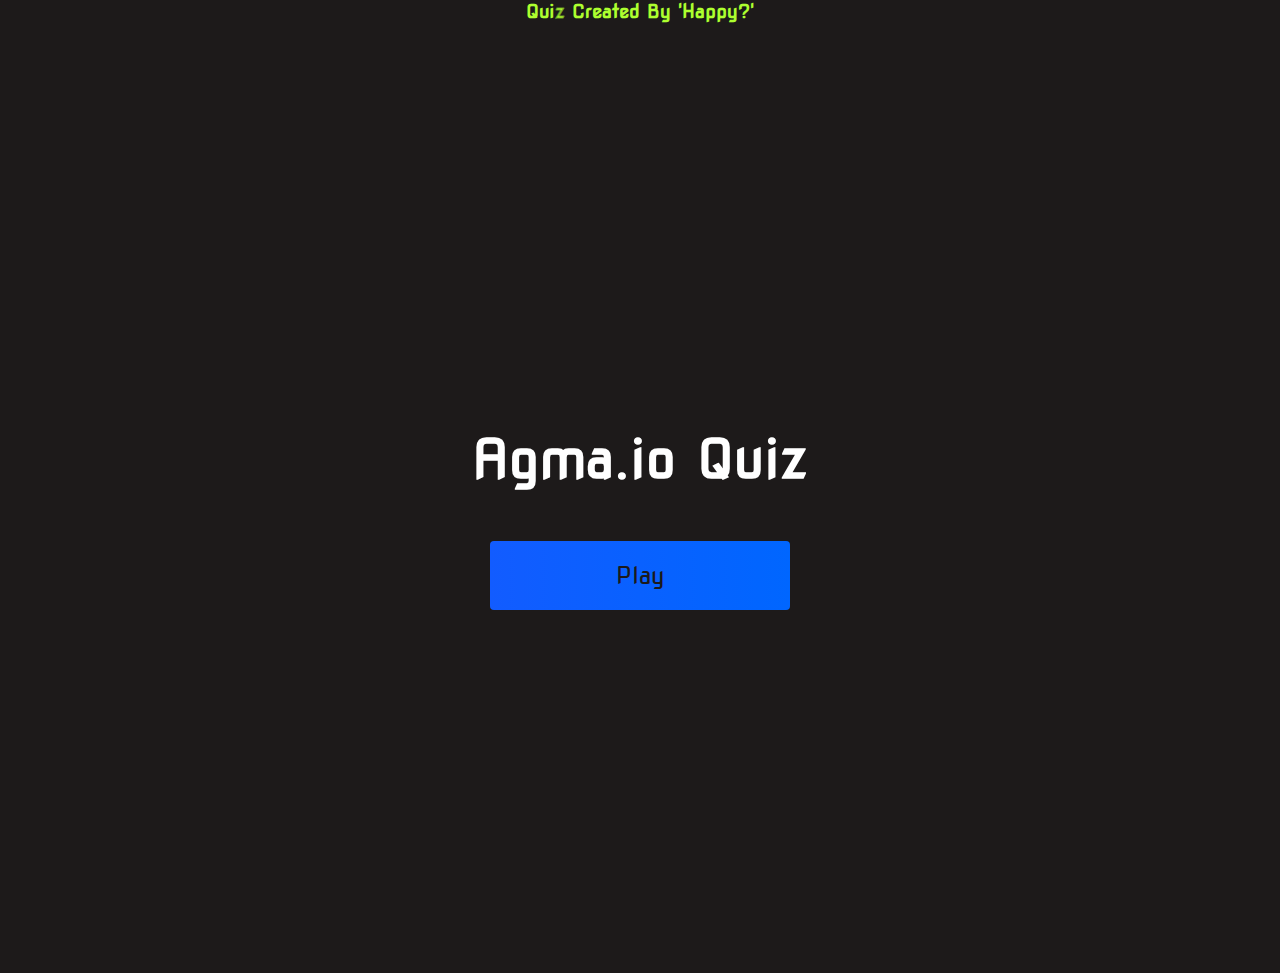
<file: index.html>
<!DOCTYPE html>
<html lang="en">
<head>

    <meta charset="UTF-8">
    <meta name="viewport" content="width=device-width, initial-scale=1.0">
    <title>Agma Quiz game!</title>
    <link rel="stylesheet" href="style.css">
    <link rel="stylesheet" href="https://use.fontawesome.com/releases/v5.13.1/css/all.css" integrity="sha384-xxzQGERXS00kBmZW/6qxqJPyxW3UR0BPsL4c8ILaIWXva5kFi7TxkIIaMiKtqV1Q" crossorigin="anonymous">

    <div class="Creator">
        <div id="home" class="flex-column flex-center">
            <h3>Quiz Created By 'Happy?'</h3>
        </div>
    </div>

</head>
<body>
    <div class="container">
        <div id="home" class="flex-column flex-center">
            <h1>Agma.io Quiz</h1>
            <a href="/game.html" class="btn">Play</a>
        </div>
    </div>
</body>
</html>
</file>
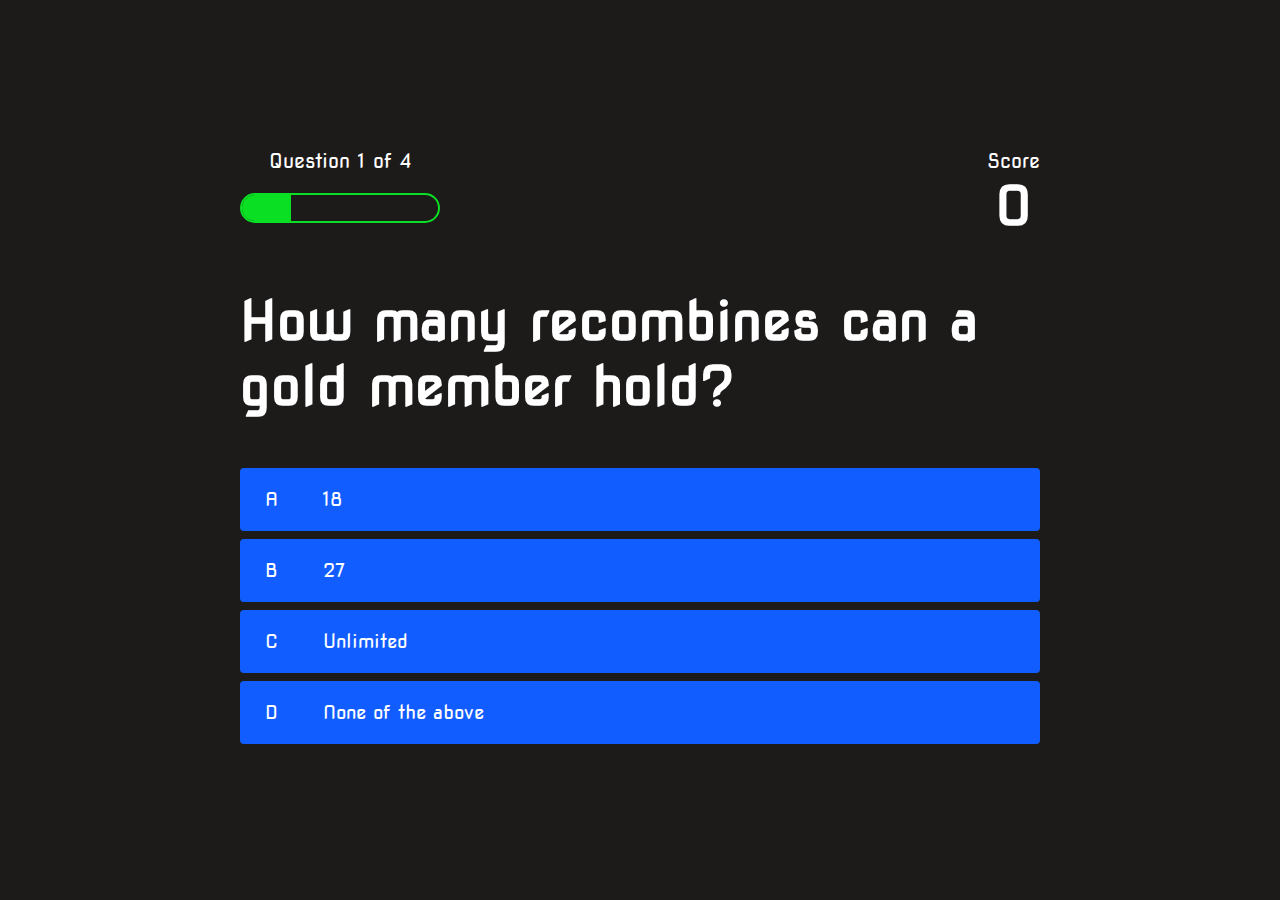
<file: game.html>
<!DOCTYPE html>
<html lang="en">
<head>
    <meta charset="UTF-8">
    <meta name="viewport" content="width=device-width, initial-scale=1.0">
    <title>Quiz Page</title>
    <link rel="stylesheet" href="style.css">
    <link rel="stylesheet" href="game.css">
</head>
<body>
    <div class="container">
        <div id="game" class="justify-center flex-column">
            <div id="hud">
                <div class="hud-item">
                    <p id="progressText" class="hud-prefix">
                        Question
                    </p>
                    <div id="progressBar">
                        <div id="progressBarFull"></div>
                    </div>
                </div>
                <div class="hud-item">
                    <p class="hud-prefix">
                        Score
                    </p>
                    <h1 class="hud-main-text" id="score">
                        0
                    </h1>
                </div>
            </div>
            <h1 id="question">What is the answer to this question</h1>
            <div class="choice-container">
                <p class="choice-prefix">A</p>
                <p class="choice-text" data-number="1">Choice</p>
            </div>
            <div class="choice-container">
                <p class="choice-prefix">B</p>
                <p class="choice-text" data-number="2">Choice 2</p>
            </div>
            <div class="choice-container">
                <p class="choice-prefix">C</p>
                <p class="choice-text" data-number="3">Choice 3</p>
            </div>
            <div class="choice-container">
                <p class="choice-prefix">D</p>
                <p class="choice-text" data-number="4">Choice 4</p>
            </div>
        </div>
    </div>
    <script src="game.js"></script>
</body>
</html>
</file>
<file: style.css>
@import url('https://fonts.googleapis.com/css2?family=Nova+Square&display=swap');

:root {
    background-color: rgb(29, 26, 26)
}

* {
    box-sizing: border-box;
    margin: 0;
    padding: 0;
    font-size: 62.5%;
    font-family: 'Nova Square', cursive;
}

h1 {
    font-size: 5.4rem;
    color: #fff;
    margin-bottom: 5rem;
}

h3 {
    font-size: 1.9rem;
    color:greenyellow;
    margin-bottom: 5rem;
}



h2 {
    font-size: 4.2rem;
    margin-bottom: 4rem;

}

.container {
    width: 100vw;
    height: 100vh;
    display: flex;
    justify-content: center;
    align-items: center;
    max-width: 80rem;
    margin: 0 auto;
    padding: 2rem;
}

.flex-column {
    display: flex;
    flex-direction: column;
}

.flex-center {
    justify-content: center;
    align-items: center;
}

.justify-center {
    justify-content: center;
}

.text-center {
    text-align: center;
}

.hidden {
    display: none;
}

.btn {
    font-size: 2.4rem;
    padding: 2rem 0;
    width: 30rem;
    text-align: center;
    margin-bottom: 1rem;
    text-decoration: none;
    color: rgb(28, 26, 26);
    background: linear-gradient(90deg, rgb(18, 92, 255) 0%, rgb(0, 102, 255) 100%);
    border-radius: 4px;
}

.btn:hover {
    cursor: pointer;
    box-shadow: 0 0.4rem 1.4rem 0 rgba(8, 114, 244, 0.6);
    transition: transform 150ms;
    transform: scale(1.03);
}

.btn[disabled]:hover {
    cursor: not-allowed;
    box-shadow: none;
    transform: none;
}

#highscore-btn {
    background: linear-gradient(90deg, rgb(255, 247, 9) 0%, rgb(240, 221, 6) 100%);
}

#highscore-btn:hover {
    box-shadow: 0 0.4rem 1.4rem 0 rgba(255,255,0,0.5)
}


/* End Page CSS */
.end-form-container {
    width: 100%;
    display: flex;
    flex-direction: column;
    align-items: center;
    max-width: 30rem;
}

input {
    margin-bottom: 1rem;
    width: 20rem;
    padding: 1.5rem;
    font-size: 1.8rem;
    border: none;
    box-shadow: 0 0.1rem 1.4rem 0 rgba(86, 185, 235, 0.5);
}

input::placeholder {
    color: #aaa;
}

#username {
    margin-bottom: 3rem;
    width: 100%;
    outline: none;
}

#end-text {
    font-size: 2.4rem;
    color: #fff;
    text-align: center;
}

#saveScoreBtn {
    border: none;
}

.fa-home {
    margin-left: 1rem;
    font-size: 2rem;
    color: rgb(28, 26, 26)
}
</file>
<file: game.css>
body {
    color: #fff;
}

.choice-container {
    display: flex;
    margin-bottom: 0.8rem;
    width: 100%;
    border-radius: 4px;
    background: rgb(18, 93, 255);
    font-size: 3rem;
    min-width: 80rem;
}

.choice-container:hover {
    cursor: pointer;
    box-shadow: 0 0.4rem 1.4rem 0 rgba(6, 103, 247, 0.5);
    transform: scale(1.02);
    transform: transform 100ms;
}

.choice-prefix {
    padding: 2rem 2.5rem;
    color: white;
}

.choice-text {
    padding: 2rem;
    width: 100%;
}

.correct {
    background: linear-gradient(32deg, rgba(11, 223, 36) 0%, rgb(41, 232, 111) 100%);
}

.incorrect {
    background: linear-gradient(32deg, rgba(230, 29, 29, 1) 0%, rgb(224, 11, 11, 1) 100%);
}

/* Heads up Display */
#hud {
    display: flex;
    justify-content: space-between;
}

.hud-prefix {
    text-align: center;
    font-size: 2rem;
}

.hud-main-text {
    text-align: center;
}

#progressBar {
    width: 20rem;
    height: 3rem;
    border: 0.2rem solid rgb(11,223,36);
    margin-top: 2rem;
    border-radius: 50px;
    overflow: hidden;
}

#progressBarFull {
    height: 100%;
    background: rgb(11,223,36);
    width: 0%;
}

@media screen and (max-width: 768px) {
    .choice-container {
        min-width: 40rem;
    }
}
</file>
